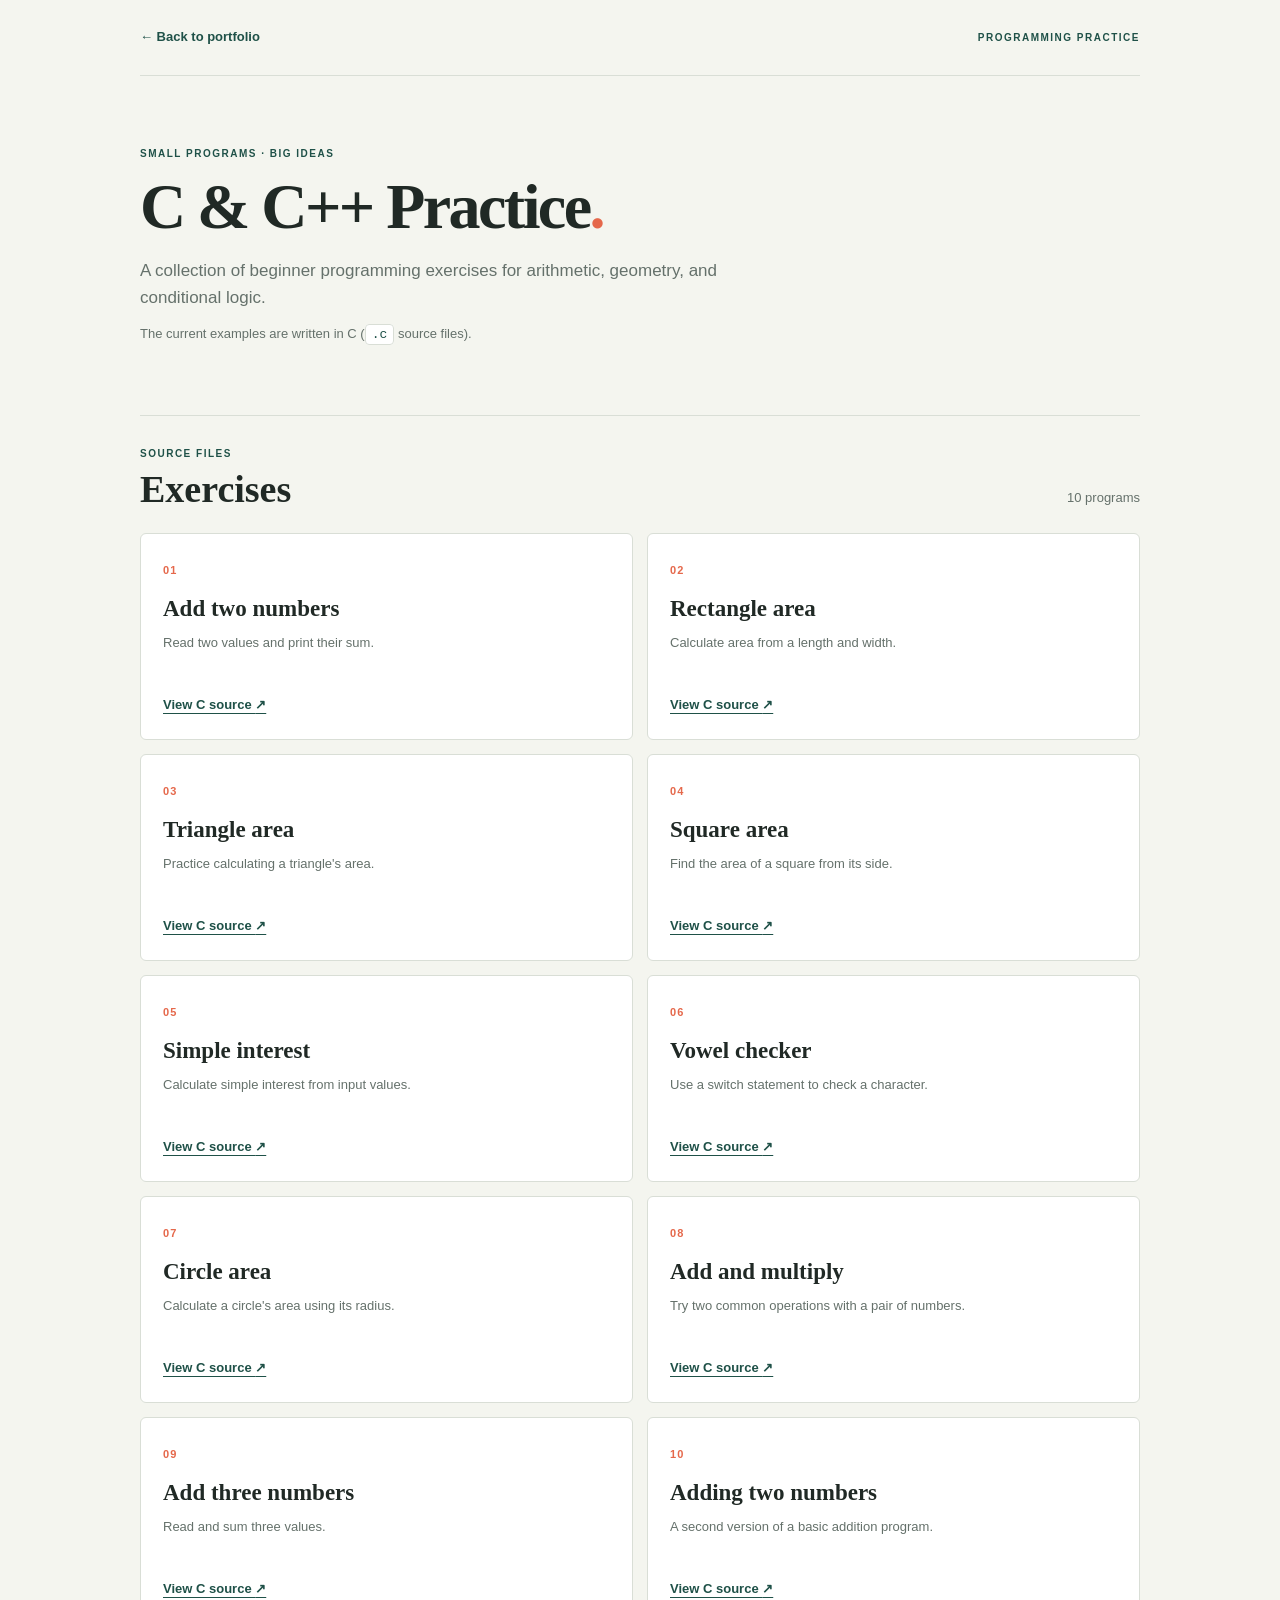
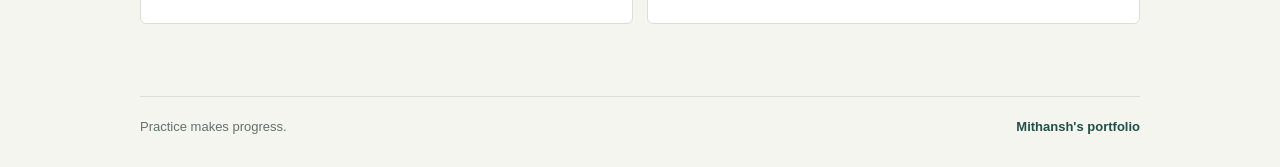
<file: index.html>
<!doctype html>
<html lang="en">
  <head>
    <meta charset="UTF-8" />
    <meta name="viewport" content="width=device-width, initial-scale=1.0" />
    <meta
      name="description"
      content="A collection of beginner C programming exercises and source files."
    />
    <title>C &amp; C++ Practice | Mithansh</title>
    <link rel="stylesheet" href="style.css" />
  </head>
  <body>
    <header class="site-header">
      <a class="back-link" href="../udemy/HTML%20Porfolio%20Project/index.html">
        <span aria-hidden="true">←</span> Back to portfolio
      </a>
      <span class="language-label">PROGRAMMING PRACTICE</span>
    </header>

    <main>
      <section class="intro">
        <p class="eyebrow">SMALL PROGRAMS · BIG IDEAS</p>
        <h1>C &amp; C++ Practice<span>.</span></h1>
        <p class="lead">
          A collection of beginner programming exercises for arithmetic,
          geometry, and conditional logic.
        </p>
        <p class="note">
          The current examples are written in C (<code>.c</code> source files).
        </p>
      </section>

      <section class="exercise-section" aria-labelledby="exercises-title">
        <div class="section-heading">
          <div>
            <p class="eyebrow">SOURCE FILES</p>
            <h2 id="exercises-title">Exercises</h2>
          </div>
          <p class="exercise-count">10 programs</p>
        </div>

        <div class="exercise-grid">
          <article class="exercise-card">
            <span class="exercise-number">01</span>
            <h3>Add two numbers</h3>
            <p>Read two values and print their sum.</p>
            <a href="turbo/add2numbers.c">View C source <span aria-hidden="true">↗</span></a>
          </article>
          <article class="exercise-card">
            <span class="exercise-number">02</span>
            <h3>Rectangle area</h3>
            <p>Calculate area from a length and width.</p>
            <a href="turbo/areaofrectangle.c">View C source <span aria-hidden="true">↗</span></a>
          </article>
          <article class="exercise-card">
            <span class="exercise-number">03</span>
            <h3>Triangle area</h3>
            <p>Practice calculating a triangle's area.</p>
            <a href="turbo/areaoftriangle.c">View C source <span aria-hidden="true">↗</span></a>
          </article>
          <article class="exercise-card">
            <span class="exercise-number">04</span>
            <h3>Square area</h3>
            <p>Find the area of a square from its side.</p>
            <a href="turbo/areaofsquare.c">View C source <span aria-hidden="true">↗</span></a>
          </article>
          <article class="exercise-card">
            <span class="exercise-number">05</span>
            <h3>Simple interest</h3>
            <p>Calculate simple interest from input values.</p>
            <a href="turbo/simpleintrest.c">View C source <span aria-hidden="true">↗</span></a>
          </article>
          <article class="exercise-card">
            <span class="exercise-number">06</span>
            <h3>Vowel checker</h3>
            <p>Use a switch statement to check a character.</p>
            <a href="turbo/tocheckweatheralphabetisvovelwithswitch.c">View C source <span aria-hidden="true">↗</span></a>
          </article>
          <article class="exercise-card">
            <span class="exercise-number">07</span>
            <h3>Circle area</h3>
            <p>Calculate a circle's area using its radius.</p>
            <a href="turbo/areaofcircle.c">View C source <span aria-hidden="true">↗</span></a>
          </article>
          <article class="exercise-card">
            <span class="exercise-number">08</span>
            <h3>Add and multiply</h3>
            <p>Try two common operations with a pair of numbers.</p>
            <a href="turbo/addmultiply2numbers.c">View C source <span aria-hidden="true">↗</span></a>
          </article>
          <article class="exercise-card">
            <span class="exercise-number">09</span>
            <h3>Add three numbers</h3>
            <p>Read and sum three values.</p>
            <a href="turbo/add3numbers.c">View C source <span aria-hidden="true">↗</span></a>
          </article>
          <article class="exercise-card">
            <span class="exercise-number">10</span>
            <h3>Adding two numbers</h3>
            <p>A second version of a basic addition program.</p>
            <a href="turbo/add2numbers2.c">View C source <span aria-hidden="true">↗</span></a>
          </article>
        </div>
      </section>
    </main>

    <footer>
      <span>Practice makes progress.</span>
      <a href="../udemy/HTML%20Porfolio%20Project/index.html">Mithansh's portfolio</a>
    </footer>
  </body>
</html>
</file>
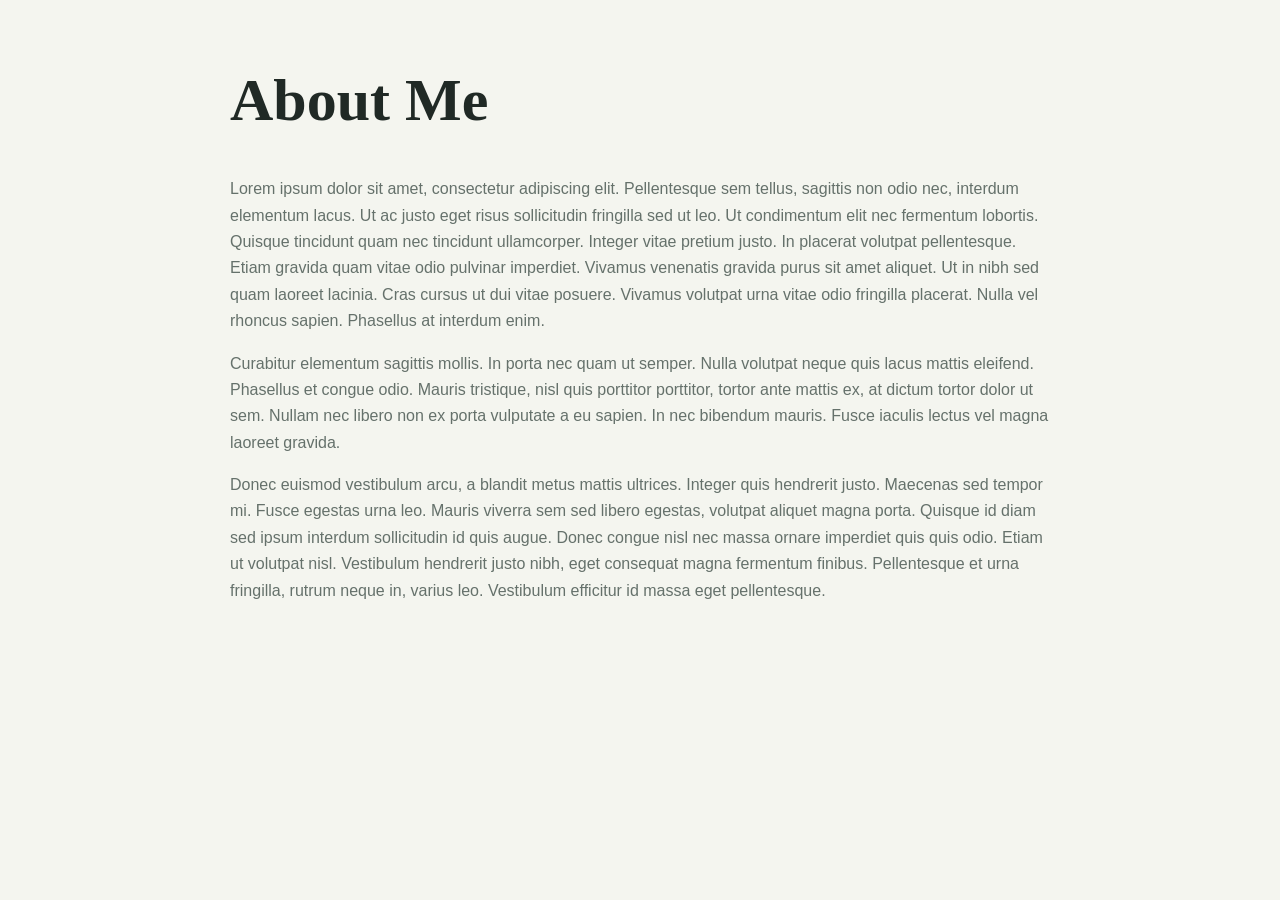
<file: about.html>
<!doctype html>
<html lang="en">
<head><meta charset="UTF-8" /><meta name="viewport" content="width=device-width, initial-scale=1.0" /><link rel="stylesheet" href="../showcase.css" /></head>
<body>
<h1>About Me</h1>
<p>Lorem ipsum dolor sit amet, consectetur adipiscing elit. Pellentesque sem tellus, sagittis non odio nec, interdum
  elementum lacus. Ut ac justo eget risus sollicitudin fringilla sed ut leo. Ut condimentum elit nec fermentum lobortis.
  Quisque tincidunt quam nec tincidunt ullamcorper. Integer vitae pretium justo. In placerat volutpat pellentesque.
  Etiam
  gravida quam vitae odio pulvinar imperdiet. Vivamus venenatis gravida purus sit amet aliquet. Ut in nibh sed quam
  laoreet lacinia. Cras cursus ut dui vitae posuere. Vivamus volutpat urna vitae odio fringilla placerat. Nulla vel
  rhoncus sapien. Phasellus at interdum enim.</p>

<p>Curabitur elementum sagittis mollis. In porta nec quam ut semper. Nulla volutpat neque quis lacus mattis eleifend.
  Phasellus et congue odio. Mauris tristique, nisl quis porttitor porttitor, tortor ante mattis ex, at dictum tortor
  dolor
  ut sem. Nullam nec libero non ex porta vulputate a eu sapien. In nec bibendum mauris. Fusce iaculis lectus vel magna
  laoreet gravida.</p>

<p>Donec euismod vestibulum arcu, a blandit metus mattis ultrices. Integer quis hendrerit justo. Maecenas sed tempor mi.
  Fusce egestas urna leo. Mauris viverra sem sed libero egestas, volutpat aliquet magna porta. Quisque id diam sed ipsum
  interdum sollicitudin id quis augue. Donec congue nisl nec massa ornare imperdiet quis quis odio. Etiam ut volutpat
  nisl. Vestibulum hendrerit justo nibh, eget consequat magna fermentum finibus. Pellentesque et urna fringilla, rutrum
  neque in, varius leo. Vestibulum efficitur id massa eget pellentesque.</p>

</body>
</html>
</file>
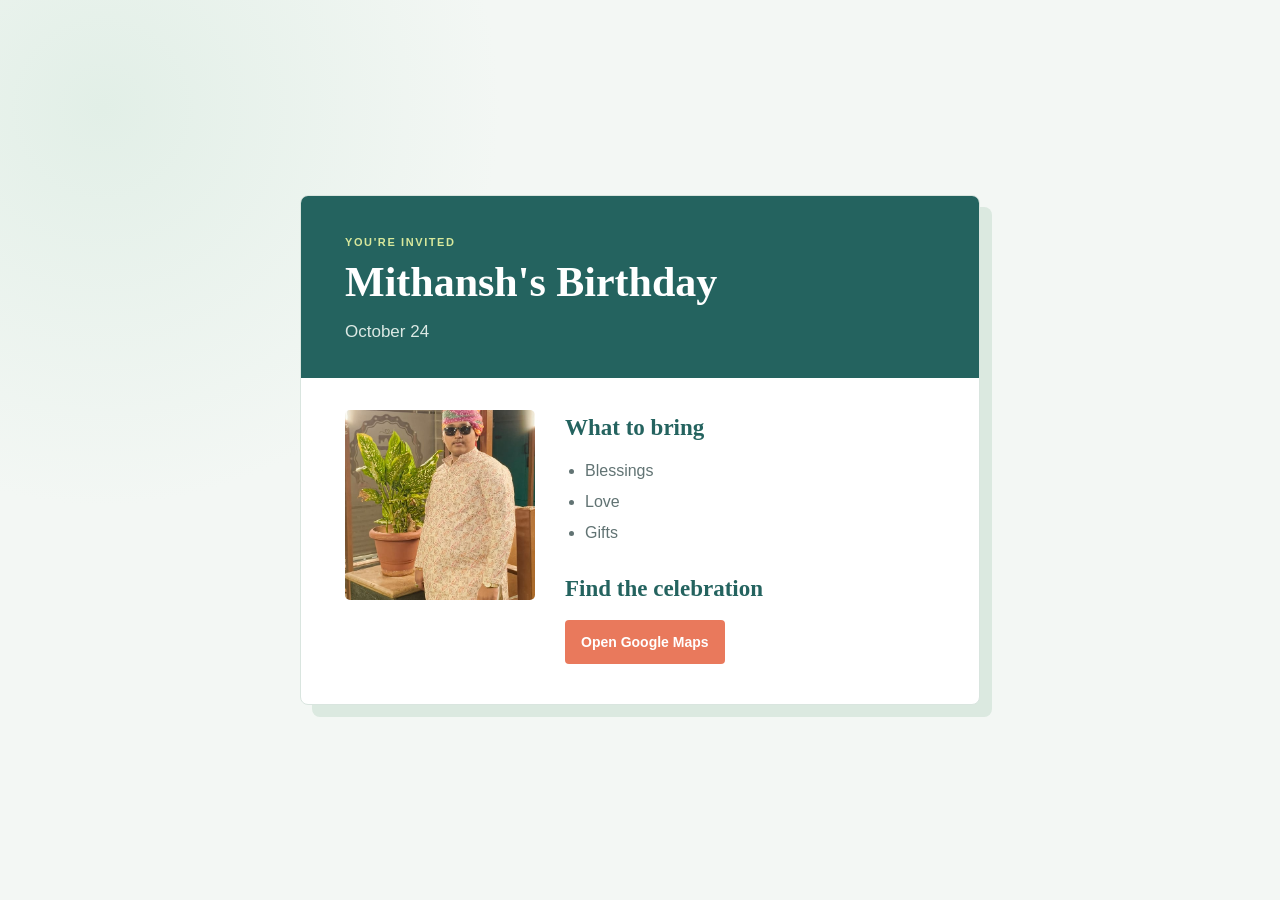
<file: birthday invite.html>
<!doctype html>
<html lang="en">
  <head>
    <meta charset="UTF-8" />
    <meta name="viewport" content="width=device-width, initial-scale=1.0" />
    <meta
      name="description"
      content="You're invited to Mithansh's birthday on October 24."
    />
    <title>Birthday Invitation | Mithansh</title>
    <style>
      :root {
        color-scheme: light;
        --ink: #253b3b;
        --muted: #617373;
        --paper: #f3f7f4;
        --card: #ffffff;
        --teal: #24635f;
        --coral: #e9795c;
        --line: #d9e5df;
      }

      * {
        box-sizing: border-box;
      }

      body {
        min-height: 100vh;
        display: grid;
        place-items: center;
        margin: 0;
        padding: 32px 20px;
        color: var(--ink);
        background:
          radial-gradient(circle at 8% 12%, #e2efe7 0, transparent 28%),
          var(--paper);
        font-family: "Trebuchet MS", "Segoe UI", sans-serif;
        line-height: 1.6;
      }

      .invite {
        width: min(100%, 680px);
        overflow: hidden;
        border: 1px solid var(--line);
        border-radius: 8px;
        background: var(--card);
        box-shadow: 12px 12px 0 #dbe9e0;
      }

      .invite-header {
        padding: 38px 44px 32px;
        color: #fff;
        background: var(--teal);
      }

      .eyebrow {
        margin: 0 0 8px;
        color: #d7e89c;
        font-size: 11px;
        font-weight: 800;
        letter-spacing: 1.6px;
      }

      h1,
      h2 {
        font-family: Georgia, "Times New Roman", serif;
      }
      h1 {
        margin: 0;
        font-size: 42px;
        line-height: 1.12;
      }
      .date {
        margin: 12px 0 0;
        color: #dce9e4;
        font-size: 17px;
      }

      .invite-content {
        display: grid;
        grid-template-columns: 190px minmax(0, 1fr);
        gap: 30px;
        padding: 32px 44px 40px;
      }

      .birthday-image {
        display: block;
        width: 190px;
        aspect-ratio: 1;
        object-fit: cover;
        border-radius: 5px;
        background: var(--paper);
      }

      h2 {
        margin: 0 0 12px;
        color: var(--teal);
        font-size: 23px;
      }
      .bring-list {
        margin: 0 0 26px;
        padding-left: 20px;
        color: var(--muted);
      }
      .bring-list li + li {
        margin-top: 5px;
      }

      .map-link {
        display: inline-block;
        padding: 11px 16px;
        border-radius: 4px;
        color: #fff;
        background: var(--coral);
        font-size: 14px;
        font-weight: 800;
        text-decoration: none;
      }

      .map-link:hover {
        background: #c95d43;
      }
      a:focus-visible {
        outline: 3px solid var(--coral);
        outline-offset: 4px;
      }

      @media (max-width: 560px) {
        .invite-header {
          padding: 30px 24px 26px;
        }
        h1 {
          font-size: 34px;
        }
        .invite-content {
          grid-template-columns: 1fr;
          gap: 24px;
          padding: 24px;
        }
        .birthday-image {
          width: min(100%, 260px);
        }
      }
    </style>
  </head>
  <body>
    <main class="invite">
      <header class="invite-header">
        <p class="eyebrow">YOU'RE INVITED</p>
        <h1>Mithansh's Birthday</h1>
        <p class="date">October 24</p>
      </header>

      <div class="invite-content">
        <img
          class="birthday-image"
          src="huzzur.jpeg"
          alt="Birthday celebration"
        />
        <div>
          <section aria-labelledby="bring-title">
            <h2 id="bring-title">What to bring</h2>
            <ul class="bring-list">
              <li>Blessings</li>
              <li>Love</li>
              <li>Gifts</li>
            </ul>
          </section>
          <section aria-labelledby="location-title">
            <h2 id="location-title">Find the celebration</h2>
            <a
              class="map-link"
              href="https://maps.app.goo.gl/ZJvNZGnCMAGYySkZ8"
              target="_blank"
              rel="noopener noreferrer"
              >Open Google Maps</a
            >
          </section>
        </div>
      </div>
    </main>
  </body>
</html>
</file>
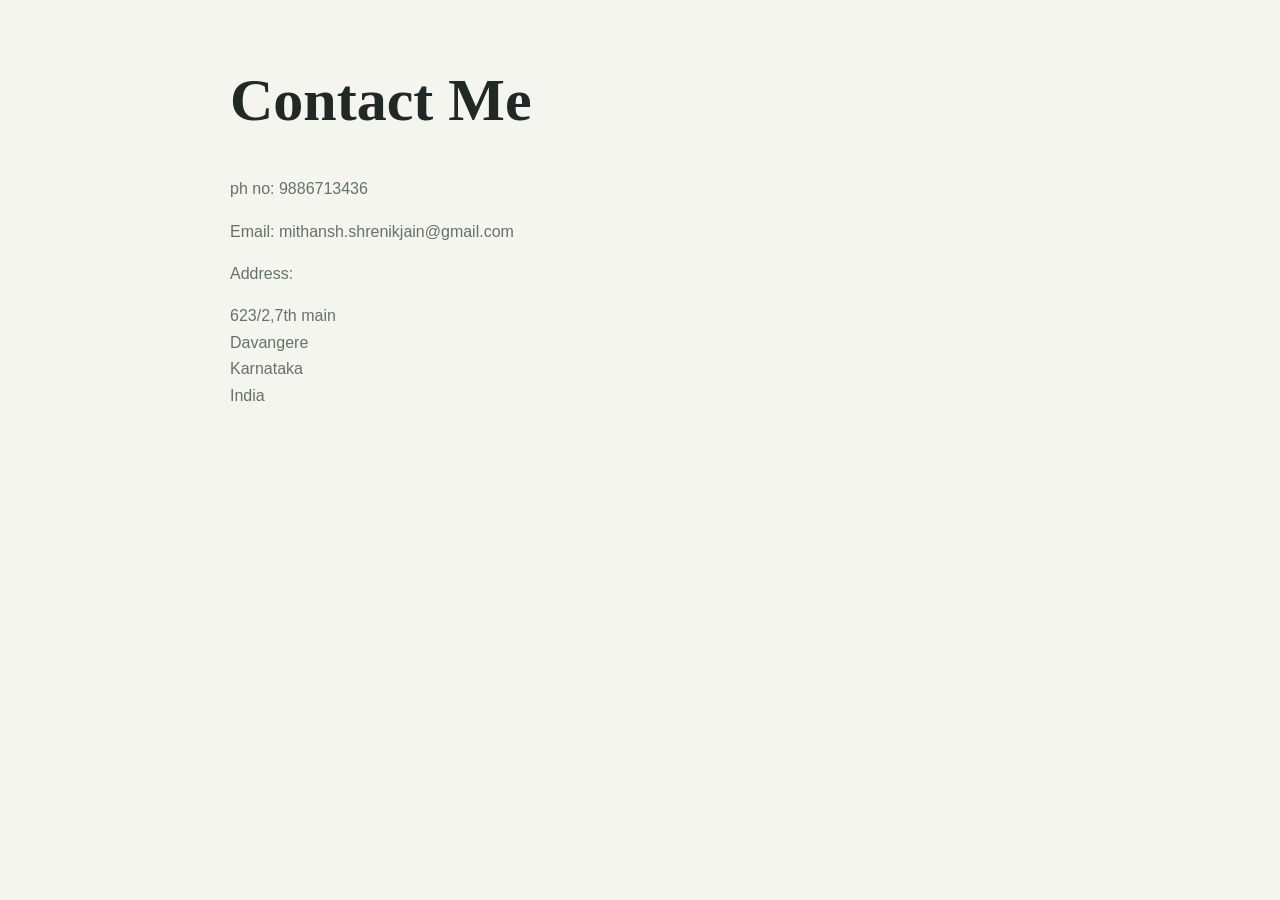
<file: contact.html>
<!doctype html>
<html lang="en">
<head><meta charset="UTF-8" /><meta name="viewport" content="width=device-width, initial-scale=1.0" /><link rel="stylesheet" href="../showcase.css" /></head>
<body>
<h1>Contact Me</h1>
<p>ph no: 9886713436</p>
<p>Email: mithansh.shrenikjain@gmail.com</p>
<p>Address:</p>
<p>
  623/2,7th main<br />
  Davangere<br />
  Karnataka<br />
  India <br />
</p>

</body>
</html>
</file>
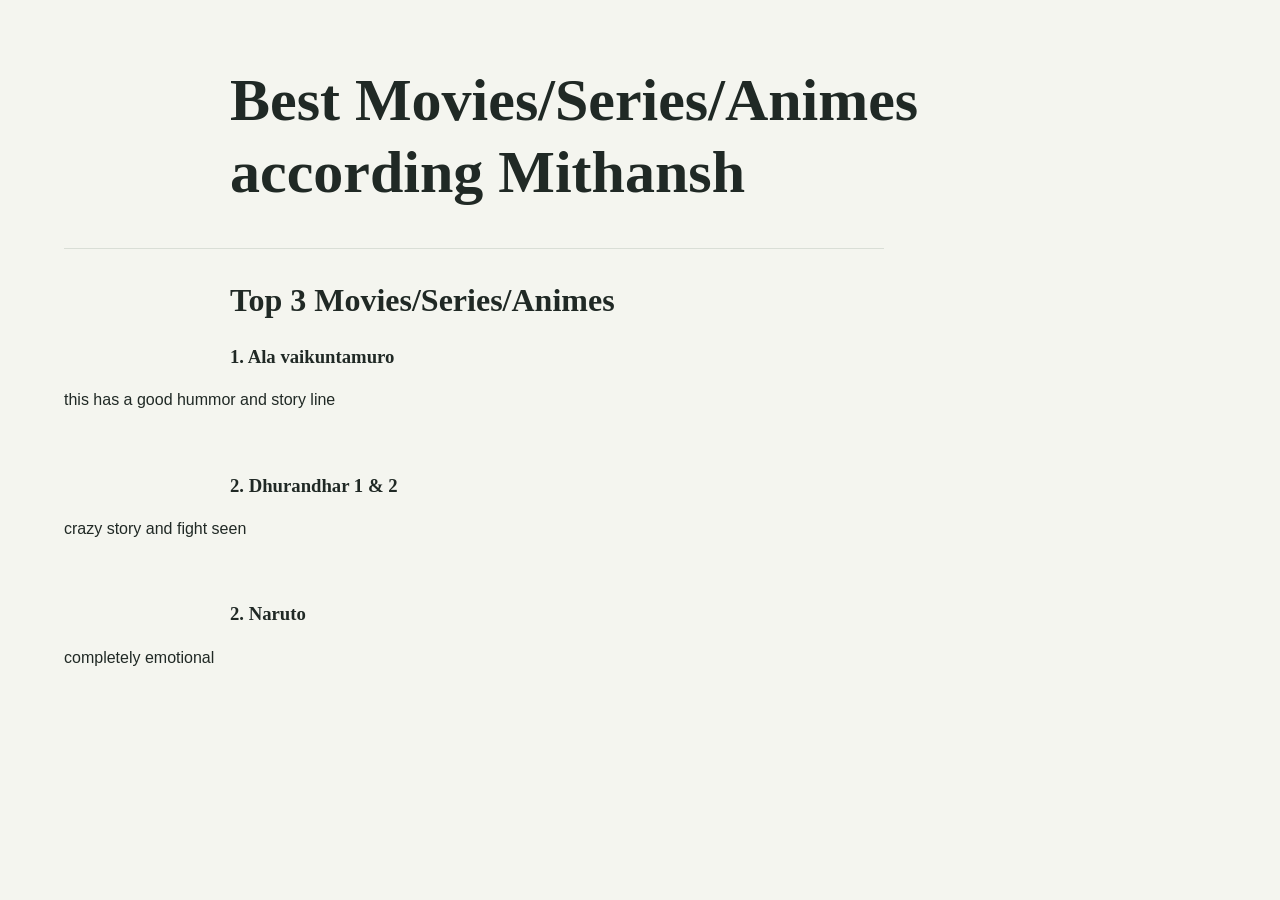
<file: movie-ranking.html>
<!doctype html>
<html lang="en">
<head><meta charset="UTF-8" /><meta name="viewport" content="width=device-width, initial-scale=1.0" /><link rel="stylesheet" href="../showcase.css" /></head>
<body>
<h1>Best Movies/Series/Animes according Mithansh</h1>
<hr>
<h2> Top 3 Movies/Series/Animes </h2>
<h3>1. Ala vaikuntamuro</h3>
</p>this has a good hummor and story line</p>
<br>
<h3>2. Dhurandhar 1 & 2</h3>
<p></p>crazy story and fight seen</p>
<br>
<h3> 2. Naruto </h3>
</p>completely emotional</p>
</p>
</body>
</html>
</file>
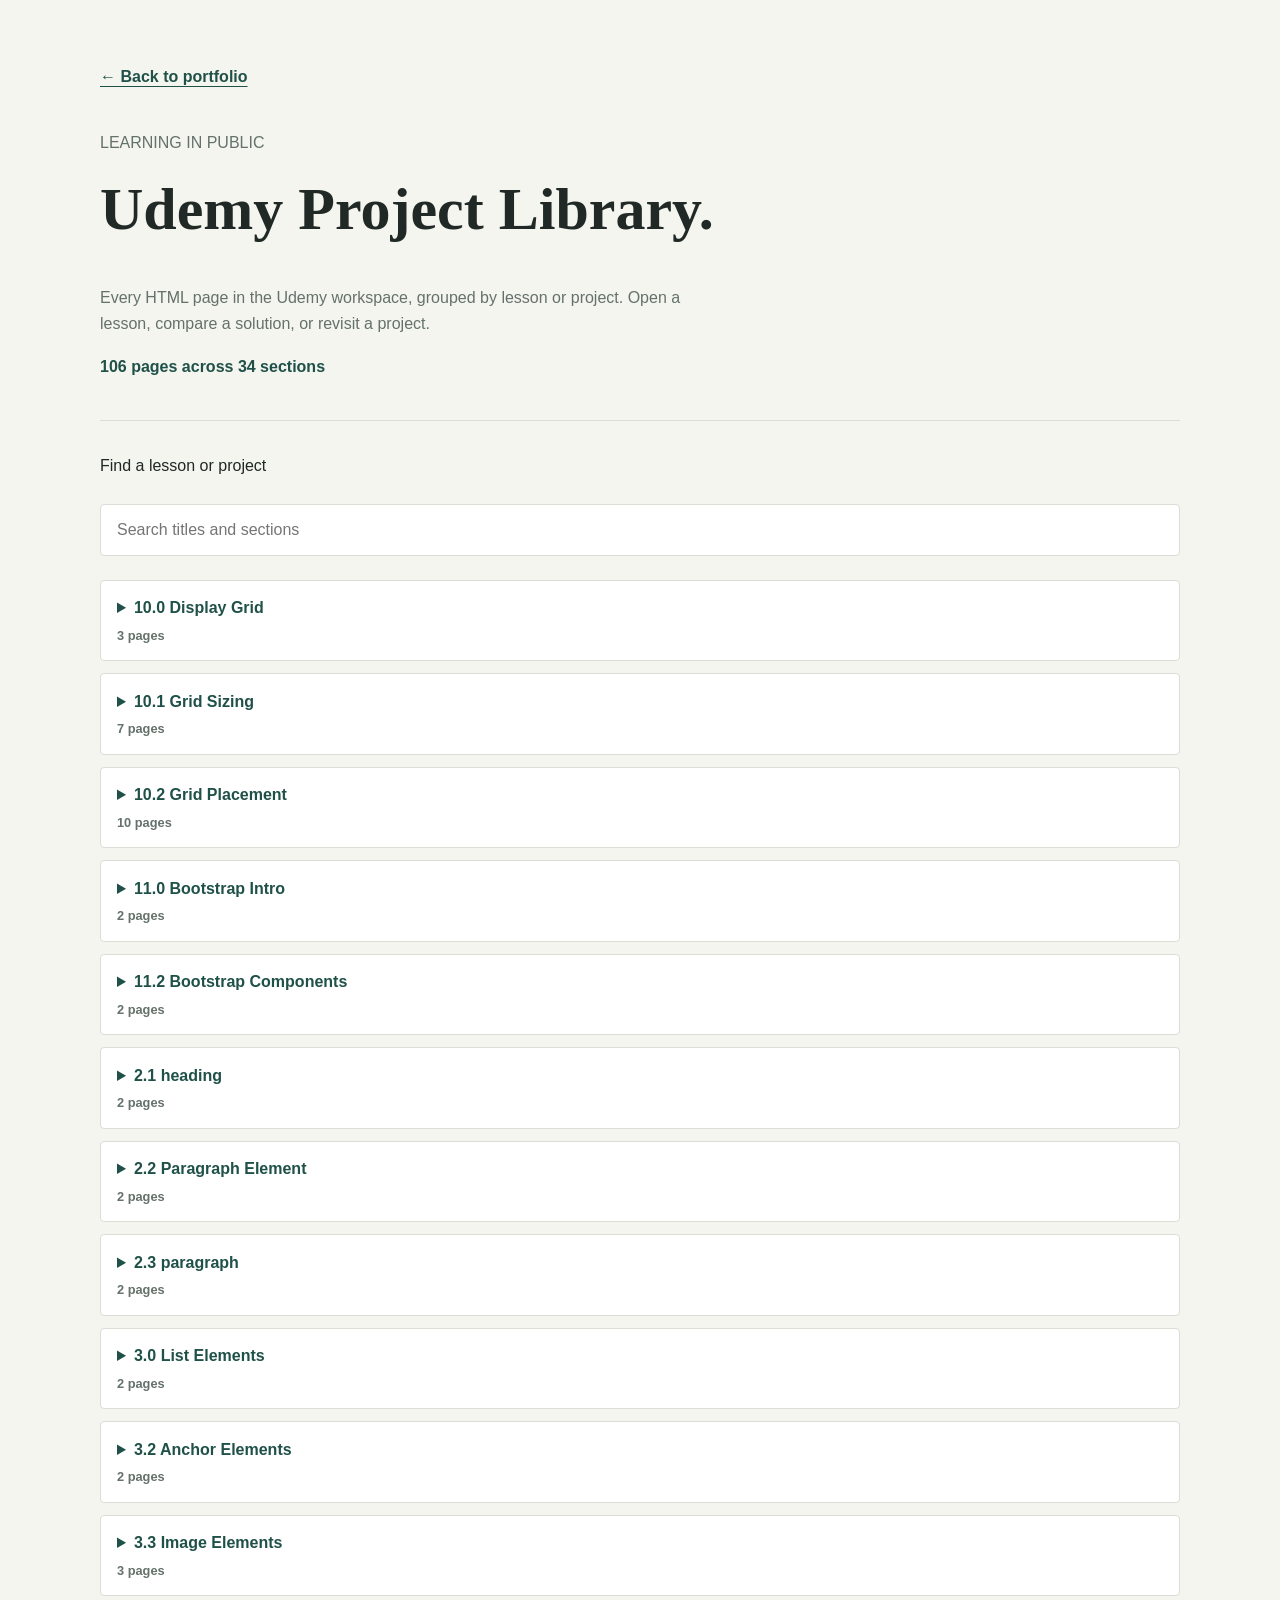
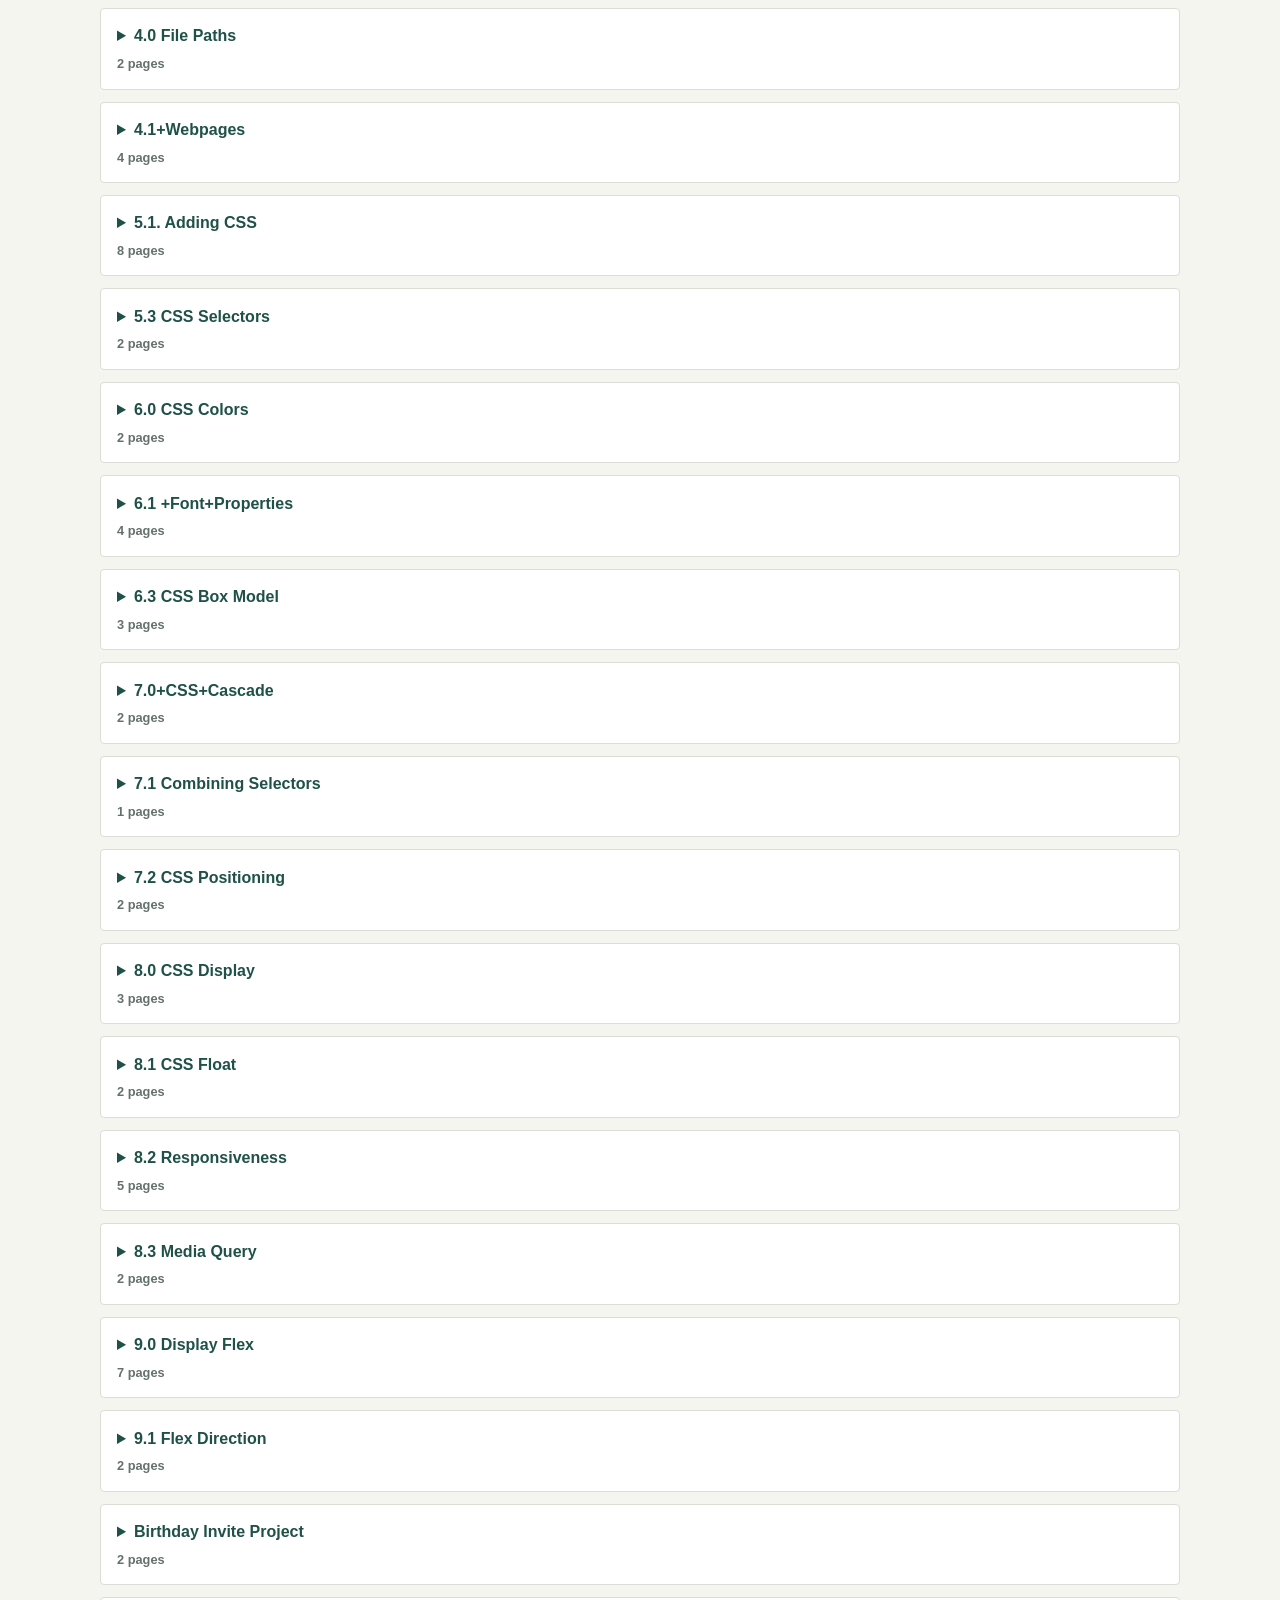
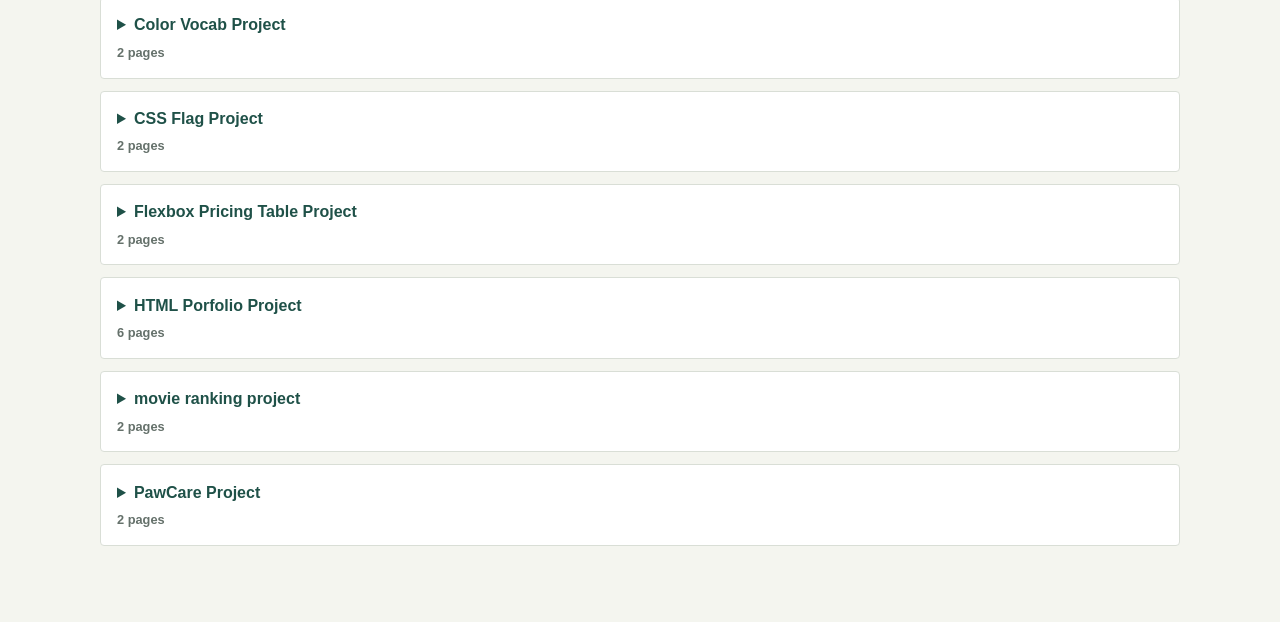
<file: project-library.html>
<!doctype html>
<html lang="en">
  <head>
    <meta charset="UTF-8" />
    <meta name="viewport" content="width=device-width, initial-scale=1.0" />
    <meta
      name="description"
      content="Browse all Udemy web development lessons, exercises, projects, and solutions."
    />
    <title>Udemy Project Library | Mithansh</title>
    <link rel="stylesheet" href="showcase.css" />
  </head>
  <body>
    <main class="library">
      <a class="library-back" href="HTML%20Porfolio%20Project/index.html"
        >← Back to portfolio</a
      >
      <header class="library-header">
        <p class="eyebrow">LEARNING IN PUBLIC</p>
        <h1>Udemy Project Library<span class="accent">.</span></h1>
        <p>
          Every HTML page in the Udemy workspace, grouped by lesson or project.
          Open a lesson, compare a solution, or revisit a project.
        </p>
        <p class="library-count">
          <span id="page-count">106</span> pages across
          <span id="group-count">34</span> sections
        </p>
      </header>
      <label for="library-search">Find a lesson or project</label>
      <input
        class="library-search"
        id="library-search"
        type="search"
        placeholder="Search titles and sections"
        autocomplete="off"
      />
      <div class="library-groups">
        <details class="library-group"><summary>10.0 Display Grid <span class="library-path">3 pages</span></summary><ul class="library-list">
        <li data-search="10.0 display grid\example.html"><a href="10.0%20Display%20Grid/example.html">example.html<span class="library-path">10.0 Display Grid\example.html</span></a></li>
        <li data-search="10.0 display grid\index.html"><a href="10.0%20Display%20Grid/index.html">Project overview<span class="library-path">10.0 Display Grid\index.html</span></a></li>
        <li data-search="10.0 display grid\solution.html"><a href="10.0%20Display%20Grid/solution.html">solution.html<span class="library-path">10.0 Display Grid\solution.html</span></a></li>
        </ul></details>
        <details class="library-group"><summary>10.1 Grid Sizing <span class="library-path">7 pages</span></summary><ul class="library-list">
        <li data-search="10.1 grid sizing\auto-size.html"><a href="10.1%20Grid%20Sizing/auto-size.html">auto-size.html<span class="library-path">10.1 Grid Sizing\auto-size.html</span></a></li>
        <li data-search="10.1 grid sizing\fixed-size.html"><a href="10.1%20Grid%20Sizing/fixed-size.html">fixed-size.html<span class="library-path">10.1 Grid Sizing\fixed-size.html</span></a></li>
        <li data-search="10.1 grid sizing\fractional-size.html"><a href="10.1%20Grid%20Sizing/fractional-size.html">fractional-size.html<span class="library-path">10.1 Grid Sizing\fractional-size.html</span></a></li>
        <li data-search="10.1 grid sizing\index.html"><a href="10.1%20Grid%20Sizing/index.html">Project overview<span class="library-path">10.1 Grid Sizing\index.html</span></a></li>
        <li data-search="10.1 grid sizing\minmax-size.html"><a href="10.1%20Grid%20Sizing/minmax-size.html">minmax-size.html<span class="library-path">10.1 Grid Sizing\minmax-size.html</span></a></li>
        <li data-search="10.1 grid sizing\repeat.html"><a href="10.1%20Grid%20Sizing/repeat.html">repeat.html<span class="library-path">10.1 Grid Sizing\repeat.html</span></a></li>
        <li data-search="10.1 grid sizing\test.html"><a href="10.1%20Grid%20Sizing/test.html">test.html<span class="library-path">10.1 Grid Sizing\test.html</span></a></li>
        </ul></details>
        <details class="library-group"><summary>10.2 Grid Placement <span class="library-path">10 pages</span></summary><ul class="library-list">
        <li data-search="10.2 grid placement\demo1.html"><a href="10.2%20Grid%20Placement/demo1.html">demo1.html<span class="library-path">10.2 Grid Placement\demo1.html</span></a></li>
        <li data-search="10.2 grid placement\demo2.html"><a href="10.2%20Grid%20Placement/demo2.html">demo2.html<span class="library-path">10.2 Grid Placement\demo2.html</span></a></li>
        <li data-search="10.2 grid placement\demo3.html"><a href="10.2%20Grid%20Placement/demo3.html">demo3.html<span class="library-path">10.2 Grid Placement\demo3.html</span></a></li>
        <li data-search="10.2 grid placement\demo4.html"><a href="10.2%20Grid%20Placement/demo4.html">demo4.html<span class="library-path">10.2 Grid Placement\demo4.html</span></a></li>
        <li data-search="10.2 grid placement\exercise1.html"><a href="10.2%20Grid%20Placement/exercise1.html">exercise1.html<span class="library-path">10.2 Grid Placement\exercise1.html</span></a></li>
        <li data-search="10.2 grid placement\exercise2.html"><a href="10.2%20Grid%20Placement/exercise2.html">exercise2.html<span class="library-path">10.2 Grid Placement\exercise2.html</span></a></li>
        <li data-search="10.2 grid placement\exercise3.html"><a href="10.2%20Grid%20Placement/exercise3.html">exercise3.html<span class="library-path">10.2 Grid Placement\exercise3.html</span></a></li>
        <li data-search="10.2 grid placement\solution1.html"><a href="10.2%20Grid%20Placement/solution1.html">solution1.html<span class="library-path">10.2 Grid Placement\solution1.html</span></a></li>
        <li data-search="10.2 grid placement\solution2.html"><a href="10.2%20Grid%20Placement/solution2.html">solution2.html<span class="library-path">10.2 Grid Placement\solution2.html</span></a></li>
        <li data-search="10.2 grid placement\solution3.html"><a href="10.2%20Grid%20Placement/solution3.html">solution3.html<span class="library-path">10.2 Grid Placement\solution3.html</span></a></li>
        </ul></details>
        <details class="library-group"><summary>11.0 Bootstrap Intro <span class="library-path">2 pages</span></summary><ul class="library-list">
        <li data-search="11.0 bootstrap intro\index.html"><a href="11.0%20Bootstrap%20Intro/index.html">Project overview<span class="library-path">11.0 Bootstrap Intro\index.html</span></a></li>
        <li data-search="11.0 bootstrap intro\solution.html"><a href="11.0%20Bootstrap%20Intro/solution.html">solution.html<span class="library-path">11.0 Bootstrap Intro\solution.html</span></a></li>
        </ul></details>
        <details class="library-group"><summary>11.2 Bootstrap Components <span class="library-path">2 pages</span></summary><ul class="library-list">
        <li data-search="11.2 bootstrap components\index.html"><a href="11.2%20Bootstrap%20Components/index.html">Project overview<span class="library-path">11.2 Bootstrap Components\index.html</span></a></li>
        <li data-search="11.2 bootstrap components\solution.html"><a href="11.2%20Bootstrap%20Components/solution.html">solution.html<span class="library-path">11.2 Bootstrap Components\solution.html</span></a></li>
        </ul></details>
        <details class="library-group"><summary>2.1 heading <span class="library-path">2 pages</span></summary><ul class="library-list">
        <li data-search="2.1 heading\index.html.html"><a href="2.1%20heading/index.html.html">index.html.html<span class="library-path">2.1 heading\index.html.html</span></a></li>
        <li data-search="2.1 heading\solution.html"><a href="2.1%20heading/solution.html">solution.html<span class="library-path">2.1 heading\solution.html</span></a></li>
        </ul></details>
        <details class="library-group"><summary>2.2 Paragraph Element <span class="library-path">2 pages</span></summary><ul class="library-list">
        <li data-search="2.2 paragraph element\index.html"><a href="2.2%20Paragraph%20Element/index.html">Project overview<span class="library-path">2.2 Paragraph Element\index.html</span></a></li>
        <li data-search="2.2 paragraph element\solution.html"><a href="2.2%20Paragraph%20Element/solution.html">solution.html<span class="library-path">2.2 Paragraph Element\solution.html</span></a></li>
        </ul></details>
        <details class="library-group"><summary>2.3 paragraph <span class="library-path">2 pages</span></summary><ul class="library-list">
        <li data-search="2.3 paragraph\index.html"><a href="2.3%20paragraph/index.html">Project overview<span class="library-path">2.3 paragraph\index.html</span></a></li>
        <li data-search="2.3 paragraph\solution.html"><a href="2.3%20paragraph/solution.html">solution.html<span class="library-path">2.3 paragraph\solution.html</span></a></li>
        </ul></details>
        <details class="library-group"><summary>3.0 List Elements <span class="library-path">2 pages</span></summary><ul class="library-list">
        <li data-search="3.0 list elements\index.html"><a href="3.0%20List%20Elements/index.html">Project overview<span class="library-path">3.0 List Elements\index.html</span></a></li>
        <li data-search="3.0 list elements\solution.html"><a href="3.0%20List%20Elements/solution.html">solution.html<span class="library-path">3.0 List Elements\solution.html</span></a></li>
        </ul></details>
        <details class="library-group"><summary>3.2 Anchor Elements <span class="library-path">2 pages</span></summary><ul class="library-list">
        <li data-search="3.2 anchor elements\index.html"><a href="3.2%20Anchor%20Elements/index.html">Project overview<span class="library-path">3.2 Anchor Elements\index.html</span></a></li>
        <li data-search="3.2 anchor elements\solution.html"><a href="3.2%20Anchor%20Elements/solution.html">solution.html<span class="library-path">3.2 Anchor Elements\solution.html</span></a></li>
        </ul></details>
        <details class="library-group"><summary>3.3 Image Elements <span class="library-path">3 pages</span></summary><ul class="library-list">
        <li data-search="3.3 image elements\index.html"><a href="3.3%20Image%20Elements/index.html">Project overview<span class="library-path">3.3 Image Elements\index.html</span></a></li>
        <li data-search="3.3 image elements\solution1.html"><a href="3.3%20Image%20Elements/solution1.html">solution1.html<span class="library-path">3.3 Image Elements\solution1.html</span></a></li>
        <li data-search="3.3 image elements\solution2.html"><a href="3.3%20Image%20Elements/solution2.html">solution2.html<span class="library-path">3.3 Image Elements\solution2.html</span></a></li>
        </ul></details>
        <details class="library-group"><summary>4.0 File Paths <span class="library-path">2 pages</span></summary><ul class="library-list">
        <li data-search="4.0 file paths\folder0\index.html"><a href="4.0%20File%20Paths/Folder0/index.html">Project overview<span class="library-path">4.0 File Paths\Folder0\index.html</span></a></li>
        <li data-search="4.0 file paths\folder0\solution.html"><a href="4.0%20File%20Paths/Folder0/solution.html">solution.html<span class="library-path">4.0 File Paths\Folder0\solution.html</span></a></li>
        </ul></details>
        <details class="library-group"><summary>4.1+Webpages <span class="library-path">4 pages</span></summary><ul class="library-list">
        <li data-search="4.1+webpages\index.html"><a href="4.1%2BWebpages/index.html">Project overview<span class="library-path">4.1+Webpages\index.html</span></a></li>
        <li data-search="4.1+webpages\public\about.html"><a href="4.1%2BWebpages/public/about.html">about.html<span class="library-path">4.1+Webpages\public\about.html</span></a></li>
        <li data-search="4.1+webpages\public\contact.html"><a href="4.1%2BWebpages/public/contact.html">contact.html<span class="library-path">4.1+Webpages\public\contact.html</span></a></li>
        <li data-search="4.1+webpages\solution.html"><a href="4.1%2BWebpages/solution.html">solution.html<span class="library-path">4.1+Webpages\solution.html</span></a></li>
        </ul></details>
        <details class="library-group"><summary>5.1. Adding CSS <span class="library-path">8 pages</span></summary><ul class="library-list">
        <li data-search="5.1. adding css\external.html"><a href="5.1.%20Adding%20CSS/external.html">external.html<span class="library-path">5.1. Adding CSS\external.html</span></a></li>
        <li data-search="5.1. adding css\index.html"><a href="5.1.%20Adding%20CSS/index.html">Project overview<span class="library-path">5.1. Adding CSS\index.html</span></a></li>
        <li data-search="5.1. adding css\inline.html"><a href="5.1.%20Adding%20CSS/inline.html">inline.html<span class="library-path">5.1. Adding CSS\inline.html</span></a></li>
        <li data-search="5.1. adding css\internal.html"><a href="5.1.%20Adding%20CSS/internal.html">internal.html<span class="library-path">5.1. Adding CSS\internal.html</span></a></li>
        <li data-search="5.1. adding css\solution\external.html"><a href="5.1.%20Adding%20CSS/Solution/external.html">external.html<span class="library-path">5.1. Adding CSS\Solution\external.html</span></a></li>
        <li data-search="5.1. adding css\solution\inline.html"><a href="5.1.%20Adding%20CSS/Solution/inline.html">inline.html<span class="library-path">5.1. Adding CSS\Solution\inline.html</span></a></li>
        <li data-search="5.1. adding css\solution\internal.html"><a href="5.1.%20Adding%20CSS/Solution/internal.html">internal.html<span class="library-path">5.1. Adding CSS\Solution\internal.html</span></a></li>
        <li data-search="5.1. adding css\solution\solution.html"><a href="5.1.%20Adding%20CSS/Solution/solution.html">solution.html<span class="library-path">5.1. Adding CSS\Solution\solution.html</span></a></li>
        </ul></details>
        <details class="library-group"><summary>5.3 CSS Selectors <span class="library-path">2 pages</span></summary><ul class="library-list">
        <li data-search="5.3 css selectors\index.html"><a href="5.3%20CSS%20Selectors/index.html">Project overview<span class="library-path">5.3 CSS Selectors\index.html</span></a></li>
        <li data-search="5.3 css selectors\solution\solution.html"><a href="5.3%20CSS%20Selectors/solution/solution.html">solution.html<span class="library-path">5.3 CSS Selectors\solution\solution.html</span></a></li>
        </ul></details>
        <details class="library-group"><summary>6.0 CSS Colors <span class="library-path">2 pages</span></summary><ul class="library-list">
        <li data-search="6.0 css colors\index.html"><a href="6.0%20CSS%20Colors/index.html">Project overview<span class="library-path">6.0 CSS Colors\index.html</span></a></li>
        <li data-search="6.0 css colors\solution.html"><a href="6.0%20CSS%20Colors/solution.html">solution.html<span class="library-path">6.0 CSS Colors\solution.html</span></a></li>
        </ul></details>
        <details class="library-group"><summary>6.1 +Font+Properties <span class="library-path">4 pages</span></summary><ul class="library-list">
        <li data-search="6.1 +font+properties\font-family.html"><a href="6.1%20%2BFont%2BProperties/font-family.html">font-family.html<span class="library-path">6.1 +Font+Properties\font-family.html</span></a></li>
        <li data-search="6.1 +font+properties\font-size.html"><a href="6.1%20%2BFont%2BProperties/font-size.html">font-size.html<span class="library-path">6.1 +Font+Properties\font-size.html</span></a></li>
        <li data-search="6.1 +font+properties\index.html"><a href="6.1%20%2BFont%2BProperties/index.html">Project overview<span class="library-path">6.1 +Font+Properties\index.html</span></a></li>
        <li data-search="6.1 +font+properties\solution.html"><a href="6.1%20%2BFont%2BProperties/solution.html">solution.html<span class="library-path">6.1 +Font+Properties\solution.html</span></a></li>
        </ul></details>
        <details class="library-group"><summary>6.3 CSS Box Model <span class="library-path">3 pages</span></summary><ul class="library-list">
        <li data-search="6.3 css box model\index.html"><a href="6.3%20CSS%20Box%20Model/index.html">Project overview<span class="library-path">6.3 CSS Box Model\index.html</span></a></li>
        <li data-search="6.3 css box model\solution.html"><a href="6.3%20CSS%20Box%20Model/solution.html">solution.html<span class="library-path">6.3 CSS Box Model\solution.html</span></a></li>
        <li data-search="6.3 css box model\solution\solution.html"><a href="6.3%20CSS%20Box%20Model/solution/solution.html">solution.html<span class="library-path">6.3 CSS Box Model\solution\solution.html</span></a></li>
        </ul></details>
        <details class="library-group"><summary>7.0+CSS+Cascade <span class="library-path">2 pages</span></summary><ul class="library-list">
        <li data-search="7.0+css+cascade\index.html"><a href="7.0%2BCSS%2BCascade/index.html">Project overview<span class="library-path">7.0+CSS+Cascade\index.html</span></a></li>
        <li data-search="7.0+css+cascade\solution\solution.html"><a href="7.0%2BCSS%2BCascade/solution/solution.html">solution.html<span class="library-path">7.0+CSS+Cascade\solution\solution.html</span></a></li>
        </ul></details>
        <details class="library-group"><summary>7.1 Combining Selectors <span class="library-path">1 pages</span></summary><ul class="library-list">
        <li data-search="7.1 combining selectors\index.html"><a href="7.1%20Combining%20Selectors/index.html">Project overview<span class="library-path">7.1 Combining Selectors\index.html</span></a></li>
        </ul></details>
        <details class="library-group"><summary>7.2 CSS Positioning <span class="library-path">2 pages</span></summary><ul class="library-list">
        <li data-search="7.2 css positioning\index.html"><a href="7.2%20CSS%20Positioning/index.html">Project overview<span class="library-path">7.2 CSS Positioning\index.html</span></a></li>
        <li data-search="7.2 css positioning\solution.html"><a href="7.2%20CSS%20Positioning/solution.html">solution.html<span class="library-path">7.2 CSS Positioning\solution.html</span></a></li>
        </ul></details>
        <details class="library-group"><summary>8.0 CSS Display <span class="library-path">3 pages</span></summary><ul class="library-list">
        <li data-search="8.0 css display\index.html"><a href="8.0%20CSS%20Display/index.html">Project overview<span class="library-path">8.0 CSS Display\index.html</span></a></li>
        <li data-search="8.0 css display\solution1.html"><a href="8.0%20CSS%20Display/solution1.html">solution1.html<span class="library-path">8.0 CSS Display\solution1.html</span></a></li>
        <li data-search="8.0 css display\solution2.html"><a href="8.0%20CSS%20Display/solution2.html">solution2.html<span class="library-path">8.0 CSS Display\solution2.html</span></a></li>
        </ul></details>
        <details class="library-group"><summary>8.1 CSS Float <span class="library-path">2 pages</span></summary><ul class="library-list">
        <li data-search="8.1 css float\index.html"><a href="8.1%20CSS%20Float/index.html">Project overview<span class="library-path">8.1 CSS Float\index.html</span></a></li>
        <li data-search="8.1 css float\solution.html"><a href="8.1%20CSS%20Float/solution.html">solution.html<span class="library-path">8.1 CSS Float\solution.html</span></a></li>
        </ul></details>
        <details class="library-group"><summary>8.2 Responsiveness <span class="library-path">5 pages</span></summary><ul class="library-list">
        <li data-search="8.2 responsiveness\bootstrap.html"><a href="8.2%20Responsiveness/bootstrap.html">bootstrap.html<span class="library-path">8.2 Responsiveness\bootstrap.html</span></a></li>
        <li data-search="8.2 responsiveness\flexbox.html"><a href="8.2%20Responsiveness/flexbox.html">flexbox.html<span class="library-path">8.2 Responsiveness\flexbox.html</span></a></li>
        <li data-search="8.2 responsiveness\grid.html"><a href="8.2%20Responsiveness/grid.html">grid.html<span class="library-path">8.2 Responsiveness\grid.html</span></a></li>
        <li data-search="8.2 responsiveness\index.html"><a href="8.2%20Responsiveness/index.html">Project overview<span class="library-path">8.2 Responsiveness\index.html</span></a></li>
        <li data-search="8.2 responsiveness\media-query.html"><a href="8.2%20Responsiveness/media-query.html">media-query.html<span class="library-path">8.2 Responsiveness\media-query.html</span></a></li>
        </ul></details>
        <details class="library-group"><summary>8.3 Media Query <span class="library-path">2 pages</span></summary><ul class="library-list">
        <li data-search="8.3 media query\index.html"><a href="8.3%20Media%20Query/index.html">Project overview<span class="library-path">8.3 Media Query\index.html</span></a></li>
        <li data-search="8.3 media query\solution.html"><a href="8.3%20Media%20Query/solution.html">solution.html<span class="library-path">8.3 Media Query\solution.html</span></a></li>
        </ul></details>
        <details class="library-group"><summary>9.0 Display Flex <span class="library-path">7 pages</span></summary><ul class="library-list">
        <li data-search="9.0 display flex\absolute-position.html"><a href="9.0%20Display%20Flex/absolute-position.html">absolute-position.html<span class="library-path">9.0 Display Flex\absolute-position.html</span></a></li>
        <li data-search="9.0 display flex\flex.html"><a href="9.0%20Display%20Flex/flex.html">flex.html<span class="library-path">9.0 Display Flex\flex.html</span></a></li>
        <li data-search="9.0 display flex\float.html"><a href="9.0%20Display%20Flex/float.html">float.html<span class="library-path">9.0 Display Flex\float.html</span></a></li>
        <li data-search="9.0 display flex\html-table.html"><a href="9.0%20Display%20Flex/html-table.html">html-table.html<span class="library-path">9.0 Display Flex\html-table.html</span></a></li>
        <li data-search="9.0 display flex\index.html"><a href="9.0%20Display%20Flex/index.html">Project overview<span class="library-path">9.0 Display Flex\index.html</span></a></li>
        <li data-search="9.0 display flex\inline-block.html"><a href="9.0%20Display%20Flex/inline-block.html">inline-block.html<span class="library-path">9.0 Display Flex\inline-block.html</span></a></li>
        <li data-search="9.0 display flex\solution.html"><a href="9.0%20Display%20Flex/solution.html">solution.html<span class="library-path">9.0 Display Flex\solution.html</span></a></li>
        </ul></details>
        <details class="library-group"><summary>9.1 Flex Direction <span class="library-path">2 pages</span></summary><ul class="library-list">
        <li data-search="9.1 flex direction\index.html"><a href="9.1%20Flex%20Direction/index.html">Project overview<span class="library-path">9.1 Flex Direction\index.html</span></a></li>
        <li data-search="9.1 flex direction\solution.html"><a href="9.1%20Flex%20Direction/solution.html">solution.html<span class="library-path">9.1 Flex Direction\solution.html</span></a></li>
        </ul></details>
        <details class="library-group"><summary>Birthday Invite Project <span class="library-path">2 pages</span></summary><ul class="library-list">
        <li data-search="birthday invite project\index.html"><a href="Birthday%20Invite%20Project/index.html">Project overview<span class="library-path">Birthday Invite Project\index.html</span></a></li>
        <li data-search="birthday invite project\solution.html"><a href="Birthday%20Invite%20Project/solution.html">solution.html<span class="library-path">Birthday Invite Project\solution.html</span></a></li>
        </ul></details>
        <details class="library-group"><summary>Color Vocab Project <span class="library-path">2 pages</span></summary><ul class="library-list">
        <li data-search="color vocab project\index.html"><a href="Color%20Vocab%20Project/index.html">Project overview<span class="library-path">Color Vocab Project\index.html</span></a></li>
        <li data-search="color vocab project\solution\solution.html"><a href="Color%20Vocab%20Project/solution/solution.html">solution.html<span class="library-path">Color Vocab Project\solution\solution.html</span></a></li>
        </ul></details>
        <details class="library-group"><summary>CSS Flag Project <span class="library-path">2 pages</span></summary><ul class="library-list">
        <li data-search="css flag project\index.html"><a href="CSS%20Flag%20Project/index.html">Project overview<span class="library-path">CSS Flag Project\index.html</span></a></li>
        <li data-search="css flag project\solution.html"><a href="CSS%20Flag%20Project/solution.html">solution.html<span class="library-path">CSS Flag Project\solution.html</span></a></li>
        </ul></details>
        <details class="library-group"><summary>Flexbox Pricing Table Project <span class="library-path">2 pages</span></summary><ul class="library-list">
        <li data-search="flexbox pricing table project\index.html"><a href="Flexbox%20Pricing%20Table%20Project/index.html">Project overview<span class="library-path">Flexbox Pricing Table Project\index.html</span></a></li>
        <li data-search="flexbox pricing table project\solution.html"><a href="Flexbox%20Pricing%20Table%20Project/solution.html">solution.html<span class="library-path">Flexbox Pricing Table Project\solution.html</span></a></li>
        </ul></details>
        <details class="library-group"><summary>HTML Porfolio Project <span class="library-path">6 pages</span></summary><ul class="library-list">
        <li data-search="html porfolio project\about.html"><a href="HTML%20Porfolio%20Project/about.html">about.html<span class="library-path">HTML Porfolio Project\about.html</span></a></li>
        <li data-search="html porfolio project\birthday invite.html"><a href="HTML%20Porfolio%20Project/birthday%20invite.html">birthday invite.html<span class="library-path">HTML Porfolio Project\birthday invite.html</span></a></li>
        <li data-search="html porfolio project\contact.html"><a href="HTML%20Porfolio%20Project/contact.html">contact.html<span class="library-path">HTML Porfolio Project\contact.html</span></a></li>
        <li data-search="html porfolio project\index.html"><a href="HTML%20Porfolio%20Project/index.html">Project overview<span class="library-path">HTML Porfolio Project\index.html</span></a></li>
        <li data-search="html porfolio project\movie-ranking.html"><a href="HTML%20Porfolio%20Project/movie-ranking.html">movie-ranking.html<span class="library-path">HTML Porfolio Project\movie-ranking.html</span></a></li>
        <li data-search="html porfolio project\solution.html"><a href="HTML%20Porfolio%20Project/solution.html">solution.html<span class="library-path">HTML Porfolio Project\solution.html</span></a></li>
        </ul></details>
        <details class="library-group"><summary>movie ranking project <span class="library-path">2 pages</span></summary><ul class="library-list">
        <li data-search="movie ranking project\index.html"><a href="movie%20ranking%20project/index.html">Project overview<span class="library-path">movie ranking project\index.html</span></a></li>
        <li data-search="movie ranking project\solution.html"><a href="movie%20ranking%20project/solution.html">solution.html<span class="library-path">movie ranking project\solution.html</span></a></li>
        </ul></details>
        <details class="library-group"><summary>PawCare Project <span class="library-path">2 pages</span></summary><ul class="library-list">
        <li data-search="pawcare project\pawcare.html"><a href="PawCare%20Project/pawcare.html">pawcare.html<span class="library-path">PawCare Project\pawcare.html</span></a></li>
        <li data-search="pawcare project\solution.html"><a href="PawCare%20Project/solution.html">solution.html<span class="library-path">PawCare Project\solution.html</span></a></li>
        </ul></details>
      </div>
      <p class="empty-state" hidden>No matching pages. Try a different search.</p>
    </main>
    <script>
      const search = document.querySelector("#library-search");
      const groups = [...document.querySelectorAll(".library-group")];
      const emptyState = document.querySelector(".empty-state");

      search.addEventListener("input", () => {
        const query = search.value.trim().toLowerCase();
        let matches = 0;

        for (const group of groups) {
          let groupMatches = 0;
          for (const item of group.querySelectorAll("li")) {
            const match = item.dataset.search.includes(query);
            item.hidden = !match;
            if (match) groupMatches += 1;
          }
          group.hidden = groupMatches === 0;
          group.open = query.length > 0 && groupMatches > 0;
          if (groupMatches > 0) matches += groupMatches;
        }

        emptyState.hidden = matches !== 0;
      });
    </script>
  </body>
</html>
</file>
<file: style.css>
:root {
  color-scheme: light;
  --ink: #202925;
  --muted: #65716b;
  --paper: #f4f5ef;
  --surface: #fff;
  --line: #d9ded6;
  --green: #1f5148;
  --lime: #c9ec79;
  --coral: #e5684b;
}

* {
  box-sizing: border-box;
}

html {
  scroll-behavior: smooth;
}

body {
  min-height: 100vh;
  margin: 0;
  padding: 0 24px;
  color: var(--ink);
  background:
    radial-gradient(#dce2d8 0.7px, transparent 0.7px),
    var(--paper);
  background-size: 18px 18px;
  font-family: "Trebuchet MS", "Segoe UI", sans-serif;
  line-height: 1.6;
}

a {
  color: inherit;
}

.site-header,
main,
footer {
  width: min(100%, 1000px);
  margin-inline: auto;
}

.site-header {
  display: flex;
  min-height: 76px;
  align-items: center;
  justify-content: space-between;
  gap: 16px;
  border-bottom: 1px solid var(--line);
}

.back-link,
footer a {
  color: var(--green);
  font-size: 13px;
  font-weight: 750;
  text-decoration: none;
}

.back-link:hover,
footer a:hover,
.exercise-card a:hover {
  color: var(--coral);
}

.language-label,
.eyebrow {
  color: var(--green);
  font-size: 10px;
  font-weight: 850;
  letter-spacing: 0.15em;
}

.intro {
  max-width: 680px;
  padding: 70px 0 56px;
}

.intro .eyebrow {
  margin: 0 0 10px;
}

h1,
h2,
h3 {
  font-family: Georgia, "Times New Roman", serif;
}

h1 {
  margin: 0;
  font-size: clamp(42px, 8vw, 64px);
  letter-spacing: -0.04em;
  line-height: 1.08;
}

h1 span {
  color: var(--coral);
}

.lead {
  max-width: 580px;
  margin: 16px 0 10px;
  color: var(--muted);
  font-size: 17px;
}

.note {
  color: var(--muted);
  font-size: 13px;
}

.note code {
  padding: 2px 6px;
  border: 1px solid var(--line);
  border-radius: 4px;
  color: var(--green);
  background: var(--surface);
}

.exercise-section {
  padding: 30px 0 72px;
  border-top: 1px solid var(--line);
}

.section-heading {
  display: flex;
  align-items: end;
  justify-content: space-between;
  gap: 18px;
  margin-bottom: 20px;
}

.section-heading .eyebrow {
  margin: 0 0 5px;
}

h2 {
  margin: 0;
  font-size: clamp(30px, 5vw, 38px);
  line-height: 1.2;
}

.exercise-count {
  margin: 0 0 4px;
  color: var(--muted);
  font-size: 13px;
}

.exercise-grid {
  display: grid;
  grid-template-columns: repeat(2, minmax(0, 1fr));
  gap: 14px;
}

.exercise-card {
  min-width: 0;
  padding: 22px;
  border: 1px solid var(--line);
  border-radius: 6px;
  background: var(--surface);
  transition:
    border-color 160ms ease,
    transform 160ms ease,
    box-shadow 160ms ease;
}

.exercise-card:hover {
  transform: translateY(-2px);
  border-color: var(--green);
  box-shadow: 4px 4px 0 var(--lime);
}

.exercise-number {
  color: var(--coral);
  font-size: 11px;
  font-weight: 850;
  letter-spacing: 0.1em;
}

.exercise-card h3 {
  margin: 10px 0 5px;
  font-size: 23px;
}

.exercise-card p {
  min-height: 44px;
  margin: 0 0 14px;
  color: var(--muted);
  font-size: 13px;
}

.exercise-card a {
  color: var(--green);
  font-size: 13px;
  font-weight: 800;
  text-underline-offset: 4px;
}

a:focus-visible {
  outline: 3px solid var(--coral);
  outline-offset: 4px;
}

footer {
  display: flex;
  justify-content: space-between;
  gap: 16px;
  padding: 20px 0 30px;
  border-top: 1px solid var(--line);
  color: var(--muted);
  font-size: 13px;
}

@media (max-width: 600px) {
  body {
    padding-inline: 18px;
  }

  .site-header {
    min-height: 68px;
  }

  .language-label {
    font-size: 8px;
    text-align: right;
  }

  .intro {
    padding: 54px 0 42px;
  }

  .lead {
    font-size: 15px;
  }

  .exercise-grid {
    grid-template-columns: 1fr;
  }

  .exercise-card p {
    min-height: auto;
  }

  footer {
    flex-direction: column;
  }
}

@media (prefers-reduced-motion: reduce) {
  *,
  *::before,
  *::after {
    scroll-behavior: auto !important;
    transition-duration: 0.01ms !important;
  }
}
</file>
<file: showcase.css>
:root {
  color-scheme: light;
  --ink: #202925;
  --muted: #65716b;
  --paper: #f4f5ef;
  --surface: #fff;
  --line: #d9ded6;
  --green: #1f5148;
  --lime: #c9ec79;
  --coral: #e5684b;
}

* {
  box-sizing: border-box;
}

html {
  scroll-behavior: smooth;
}

body {
  min-height: 100vh;
  margin: 0;
  padding: clamp(24px, 5vw, 64px);
  color: var(--ink);
  background:
    radial-gradient(#dce2d8 0.7px, transparent 0.7px),
    var(--paper);
  background-size: 18px 18px;
  font-family: "Trebuchet MS", "Segoe UI", sans-serif;
  line-height: 1.65;
}

body > * {
  width: min(100%, 820px);
  margin-right: auto;
  margin-left: auto;
}

h1,
h2,
h3 {
  color: var(--ink);
  font-family: Georgia, "Times New Roman", serif;
  line-height: 1.2;
}

h1 {
  margin-top: 0;
  font-size: clamp(2.25rem, 6vw, 3.75rem);
}

h2 {
  margin-top: 2rem;
  font-size: clamp(1.5rem, 4vw, 2rem);
}

p,
li {
  color: var(--muted);
}

a {
  color: var(--green);
  text-underline-offset: 4px;
}

a:hover {
  color: var(--coral);
}

a:focus-visible,
button:focus-visible,
input:focus-visible {
  outline: 3px solid var(--coral);
  outline-offset: 4px;
}

img {
  max-width: 100%;
  height: auto;
}

hr {
  margin: 1.5rem 0;
  border: 0;
  border-top: 1px solid var(--line);
}

table {
  max-width: 100%;
  border-collapse: collapse;
}

th,
td {
  padding: 0.5rem 0.75rem;
  border: 1px solid var(--line);
}

.library {
  width: min(100%, 1080px);
  margin-inline: auto;
}

.library-header {
  margin-bottom: 2rem;
  padding-bottom: 1.5rem;
  border-bottom: 1px solid var(--line);
}

.library-header p {
  max-width: 620px;
}

.library-count {
  color: var(--green);
  font-weight: 800;
}

.library-search {
  display: block;
  width: 100%;
  min-height: 48px;
  margin: 1.5rem 0;
  padding: 0.75rem 1rem;
  border: 1px solid var(--line);
  border-radius: 4px;
  color: var(--ink);
  background: var(--surface);
  font: inherit;
}

.library-group {
  margin: 0 0 0.75rem;
  border: 1px solid var(--line);
  border-radius: 4px;
  background: var(--surface);
}

.library-group summary {
  padding: 0.9rem 1rem;
  color: var(--green);
  font-weight: 800;
  cursor: pointer;
}

.library-list {
  display: grid;
  grid-template-columns: repeat(auto-fit, minmax(min(100%, 280px), 1fr));
  gap: 0.65rem;
  margin: 0;
  padding: 0 1rem 1rem;
  list-style: none;
}

.library-list li {
  min-width: 0;
}

.library-list a {
  display: block;
  height: 100%;
  padding: 0.8rem;
  border: 1px solid var(--line);
  border-radius: 4px;
  background: var(--paper);
  overflow-wrap: anywhere;
  text-decoration: none;
}

.library-list a:hover {
  border-color: var(--green);
  box-shadow: 3px 3px 0 var(--lime);
}

.library-path {
  display: block;
  margin-top: 0.2rem;
  color: var(--muted);
  font-size: 0.8rem;
}

.library-back {
  display: inline-block;
  margin-bottom: 1.5rem;
  font-weight: 700;
}

@media (max-width: 520px) {
  body {
    padding: 24px 16px;
  }
}

@media (prefers-reduced-motion: reduce) {
  *,
  *::before,
  *::after {
    scroll-behavior: auto !important;
    transition-duration: 0.01ms !important;
  }
}
</file>
